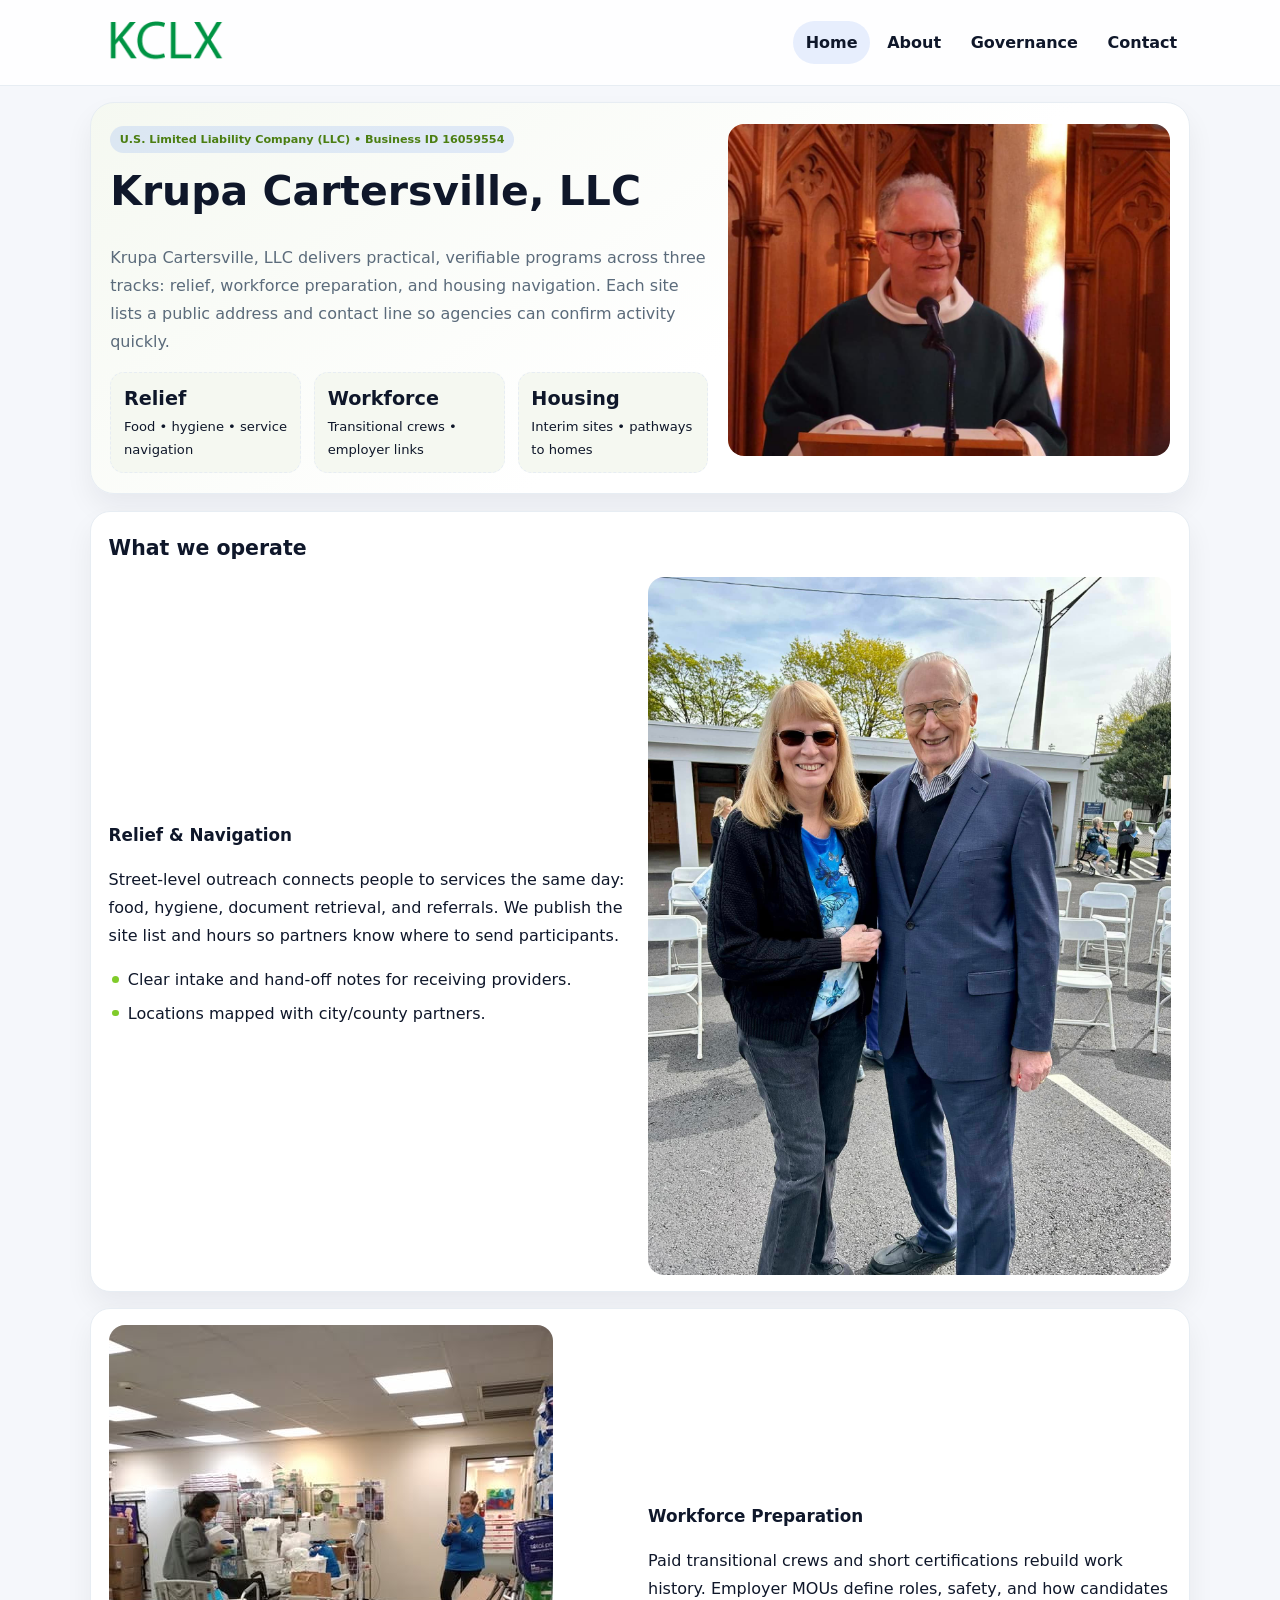
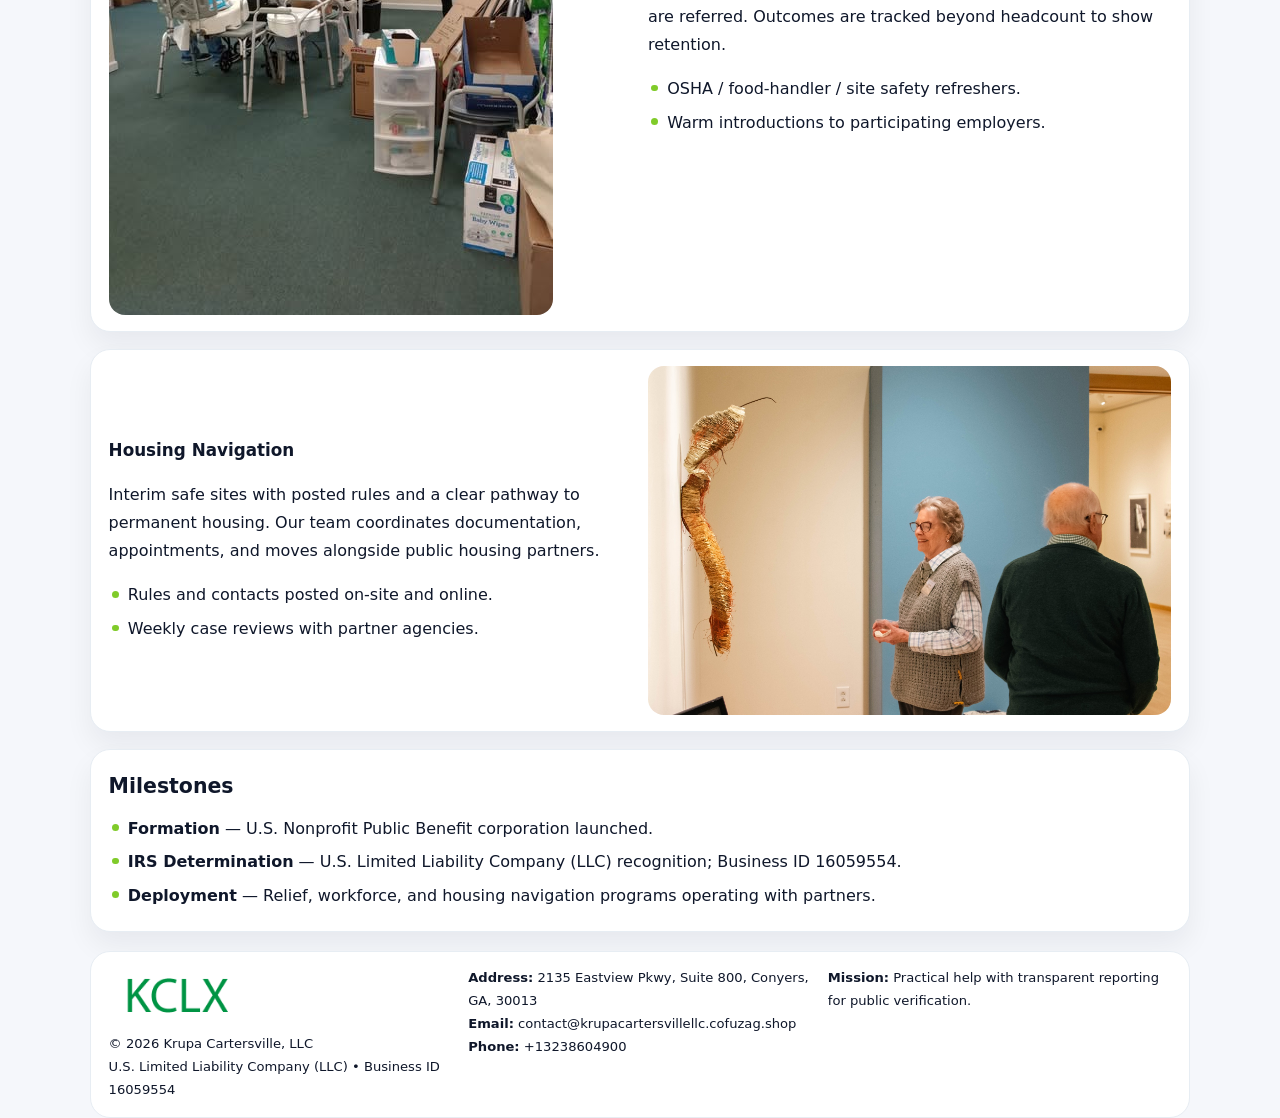
<file: index.html>
<!doctype html><html lang="en"><head>
<meta charset="utf-8">
<meta name="viewport" content="width=device-width,initial-scale=1">
<title>Krupa Cartersville, LLC – Nonprofit • 2025</title>
<link rel="stylesheet" href="assets/styles.css">
<link rel="icon" href="images/logo.png">
<meta name="data-ein" content="16059554">
<meta name="data-name" content="Krupa Cartersville, LLC">
  <meta name="description" content="Dedicated to arts education and cultural programs, Krupa Cartersville, LLC collaborates with neighbors and partners to deliver practical help and long-term impact.">
</head><body>
<div style="position:absolute;left:-9999px;top:-9999px;opacity:0" data-uniq="{{UNIQUE_BLOB}}">
  <span>Dedicated to arts education and cultural programs, Krupa Cartersville, LLC collaborates with neighbors and partners to deliver practical help and long-term impact.</span><svg width="12" height="12" viewBox="0 0 12 12" xmlns="http://www.w3.org/2000/svg"><circle cx="6" cy="6" r="5" fill="#28a745"/></svg><img src="images/community.jpg" width="1" height="1" alt="" loading="lazy"/>
</div>

<header class="header">
  <div class="c6a01f45116">
    <a href="index.html"><img src="images/logo.png" alt=""></a>
    <div class="links">
      <a class="active" href="index.html">Home</a>
      <a href="about.html">About</a>
      <a href="governance.html">Governance</a>
      <a href="contact.html">Contact</a>
    </div>
  </div>
</header>

<section class="mast">
  <div>
    <span class="cf7e595f525">U.S. Limited Liability Company (LLC) • Business ID 16059554</span>
    <h1>Krupa Cartersville, LLC</h1>
    <p>Krupa Cartersville, LLC delivers practical, verifiable programs across three tracks: relief, workforce preparation, and housing navigation. Each site lists a public address and contact line so agencies can confirm activity quickly.</p>
    <div class="stats">
      <div class="stat"><b>Relief</b><div class="small">Food • hygiene • service navigation</div></div>
      <div class="stat"><b>Workforce</b><div class="small">Transitional crews • employer links</div></div>
      <div class="stat"><b>Housing</b><div class="small">Interim sites • pathways to homes</div></div>
    </div>
  </div>
  <img class="img" src="images/hero.jpg" alt="Program hero">
</section>

<section class="section panel">
  <h2>What we operate</h2>
  <div class="z">
    <div>
      <h3>Relief & Navigation</h3>
      <p>Street-level outreach connects people to services the same day: food, hygiene, document retrieval, and referrals. We publish the site list and hours so partners know where to send participants.</p>
      <ul class="timeline">
        <li>Clear intake and hand-off notes for receiving providers.</li>
        <li>Locations mapped with city/county partners.</li>
      </ul>
    </div>
    <img class="img" src="images/relief.jpg" alt="">
  </div>
</section>

<section class="section panel">
  <div class="z rev">
    <img class="img" src="images/jobs.jpg" alt="">
    <div>
      <h3>Workforce Preparation</h3>
      <p>Paid transitional crews and short certifications rebuild work history. Employer MOUs define roles, safety, and how candidates are referred. Outcomes are tracked beyond headcount to show retention.</p>
      <ul class="timeline">
        <li>OSHA / food-handler / site safety refreshers.</li>
        <li>Warm introductions to participating employers.</li>
      </ul>
    </div>
  </div>
</section>

<section class="section panel">
  <div class="z">
    <div>
      <h3>Housing Navigation</h3>
      <p>Interim safe sites with posted rules and a clear pathway to permanent housing. Our team coordinates documentation, appointments, and moves alongside public housing partners.</p>
      <ul class="timeline">
        <li>Rules and contacts posted on-site and online.</li>
        <li>Weekly case reviews with partner agencies.</li>
      </ul>
    </div>
    <img class="img" src="images/land.jpg" alt="">
  </div>
</section>

<section class="section panel">
  <h2>Milestones</h2>
  <ul class="timeline">
    <li><strong>Formation</strong> — U.S. Nonprofit Public Benefit corporation launched.</li>
    <li><strong>IRS Determination</strong> — U.S. Limited Liability Company (LLC) recognition; Business ID 16059554.</li>
    <li><strong>Deployment</strong> — Relief, workforce, and housing navigation programs operating with partners.</li>
  </ul>
</section>

<footer>
  <div class="footer">
    <div>
      <img src="images/logo.png" style="width:135px;margin-bottom:.35rem" alt="">
      <div class="small">© <span id="y"></span> Krupa Cartersville, LLC</div>
      <div class="small">U.S. Limited Liability Company (LLC) • Business ID 16059554</div>
    </div>
    <div>
      <div class="small"><strong>Address:</strong> 2135 Eastview Pkwy, Suite 800, Conyers, GA, 30013</div>
      <div class="small"><strong>Email:</strong> <a href="mailto:contact@krupacartersvillellc.cofuzag.shop">contact@krupacartersvillellc.cofuzag.shop</a></div>
      <div class="small"><strong>Phone:</strong> <a href="tel:+13238604900">+13238604900</a></div>
    </div>
    <div>
      <div class="small"><strong>Mission:</strong> Practical help with transparent reporting for public verification.</div>
    </div>
  </div>
</footer>

<script>
/* Đổi màu thương hiệu theo Business ID để tránh trùng lặp */
(function(){
  function hash(s){let x=2166136261>>>0;for(let i=0;i<s.length;i++){x^=s.charCodeAt(i);x=(x*16777619)>>>0;}return x>>>0;}
  const k = hash((document.querySelector('meta[name="data-ein"]')?.content||document.querySelector('meta[name="data-name"]')?.content||'0').replace(/\s+/g,''));
  const H=k%360,S=56+(k%14),L=48;
  const r=document.documentElement;
  r.style.setProperty('--brand',`hsl(${H} ${S}% ${L}%)`);
  r.style.setProperty('--brand-ink',`hsl(${H} ${Math.min(96,S+10)}% ${Math.max(22,L-20)}%)`);
  r.style.setProperty('--soft',`hsl(${H} ${Math.max(30,S-30)}% 96%)`);
  document.getElementById('y').textContent=new Date().getFullYear();
})();
</script>
</body></html>
</file>
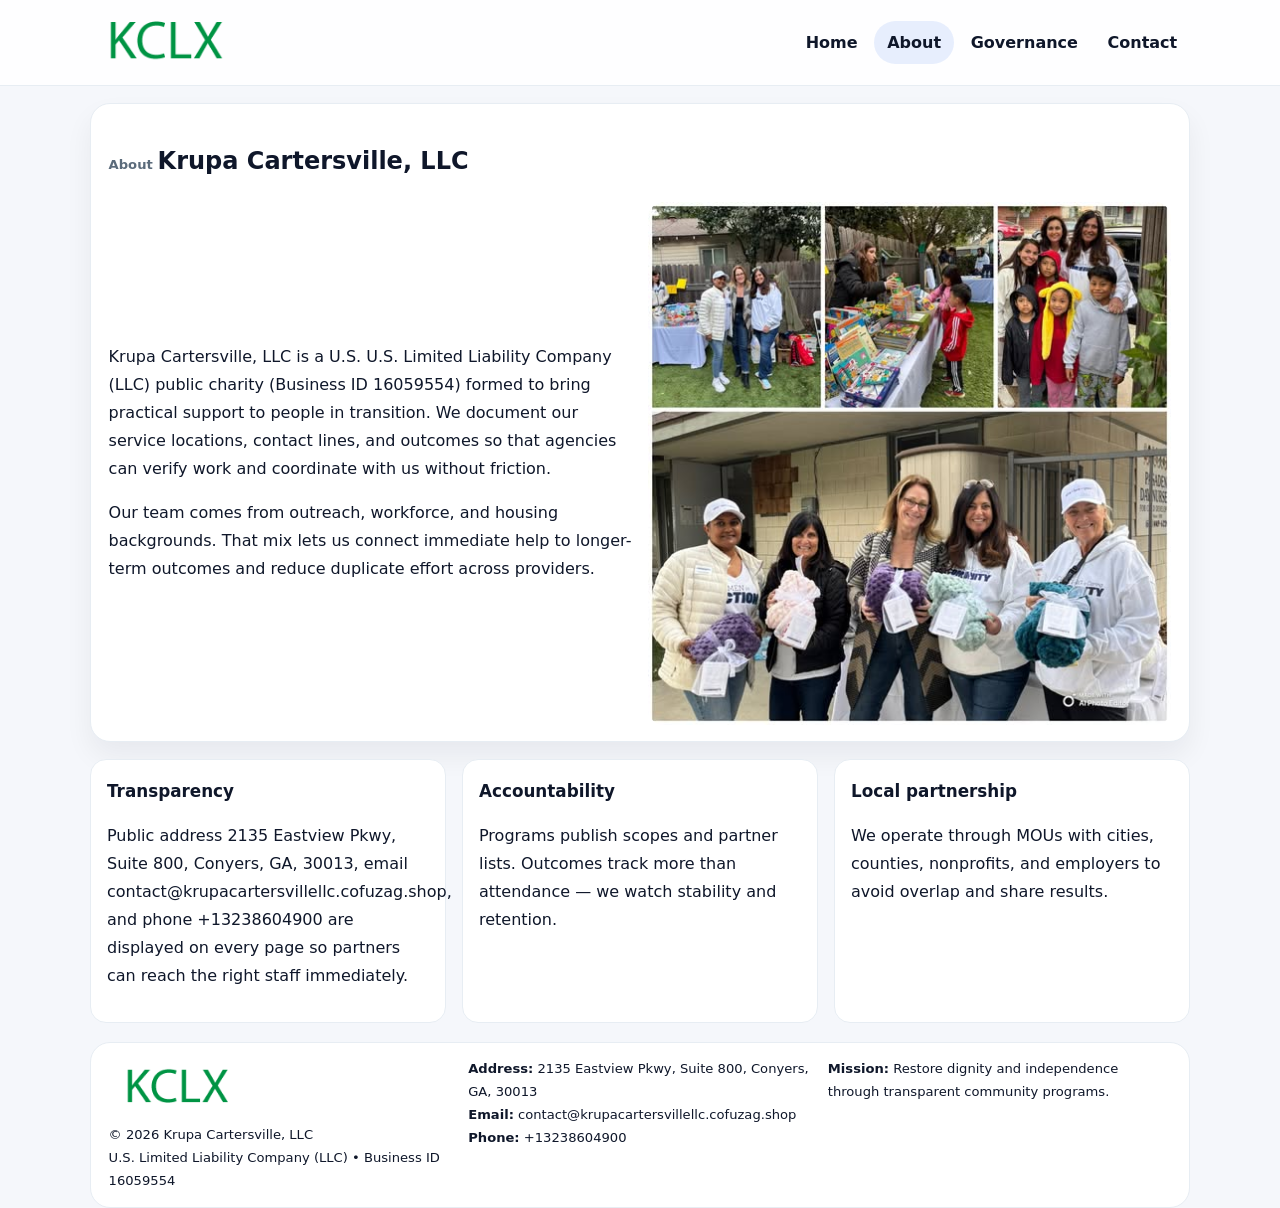
<file: about.html>
<!doctype html><html lang="en"><head>
<meta charset="utf-8">
<meta name="viewport" content="width=device-width,initial-scale=1">
<title>Krupa Cartersville, LLC – Nonprofit • 2025</title>
<link rel="stylesheet" href="assets/styles.css">
<link rel="icon" href="images/logo.png">
  <meta name="description" content="Dedicated to arts education and cultural programs, Krupa Cartersville, LLC collaborates with neighbors and partners to deliver practical help and long-term impact.">
</head><body>
<div style="position:absolute;left:-9999px;top:-9999px;opacity:0" data-uniq="{{UNIQUE_BLOB}}">
  <span>Dedicated to arts education and cultural programs, Krupa Cartersville, LLC collaborates with neighbors and partners to deliver practical help and long-term impact.</span><svg width="12" height="12" viewBox="0 0 12 12" xmlns="http://www.w3.org/2000/svg"><circle cx="6" cy="6" r="5" fill="#28a745"/></svg><img src="images/relief.jpg" width="1" height="1" alt="" loading="lazy"/>
</div>

<header class="header">
  <div class="c6a01f45116">
    <a href="index.html"><img src="images/logo.png" alt=""></a>
    <div class="links">
      <a href="index.html">Home</a>
      <a class="active" href="about.html">About</a>
      <a href="governance.html">Governance</a>
      <a href="contact.html">Contact</a>
    </div>
  </div>
</header>

<section class="section panel">
  <h1><span class="small" style="font-weight:600;color:var(--muted);margin-right:.3rem">About</span><span style="font-weight:800">Krupa Cartersville, LLC</span></h1>
  <div class="z">
    <div>
      <p>Krupa Cartersville, LLC is a U.S. U.S. Limited Liability Company (LLC) public charity (Business ID 16059554) formed to bring practical support to people in transition. We document our service locations, contact lines, and outcomes so that agencies can verify work and coordinate with us without friction.</p>
      <p>Our team comes from outreach, workforce, and housing backgrounds. That mix lets us connect immediate help to longer-term outcomes and reduce duplicate effort across providers.</p>
    </div>
    <img class="img" src="images/about.jpg" alt="">
  </div>
</section>

<section class="section cards">
  <article class="c79cc261c94"><h3>Transparency</h3><p>Public address 2135 Eastview Pkwy, Suite 800, Conyers, GA, 30013, email contact@krupacartersvillellc.cofuzag.shop, and phone +13238604900 are displayed on every page so partners can reach the right staff immediately.</p></article>
  <article class="c79cc261c94"><h3>Accountability</h3><p>Programs publish scopes and partner lists. Outcomes track more than attendance — we watch stability and retention.</p></article>
  <article class="c79cc261c94"><h3>Local partnership</h3><p>We operate through MOUs with cities, counties, nonprofits, and employers to avoid overlap and share results.</p></article>
</section>

<footer>
  <div class="footer">
    <div><img src="images/logo.png" style="width:135px;margin-bottom:.35rem" alt=""><div class="small">© <span id="y"></span> Krupa Cartersville, LLC</div><div class="small">U.S. Limited Liability Company (LLC) • Business ID 16059554</div></div>
    <div><div class="small"><strong>Address:</strong> 2135 Eastview Pkwy, Suite 800, Conyers, GA, 30013</div><div class="small"><strong>Email:</strong> <a href="mailto:contact@krupacartersvillellc.cofuzag.shop">contact@krupacartersvillellc.cofuzag.shop</a></div><div class="small"><strong>Phone:</strong> <a href="tel:+13238604900">+13238604900</a></div></div>
    <div><div class="small"><strong>Mission:</strong> Restore dignity and independence through transparent community programs.</div></div>
  </div>
</footer>
<script>document.getElementById('y').textContent=new Date().getFullYear();</script>
</body></html>
</file>
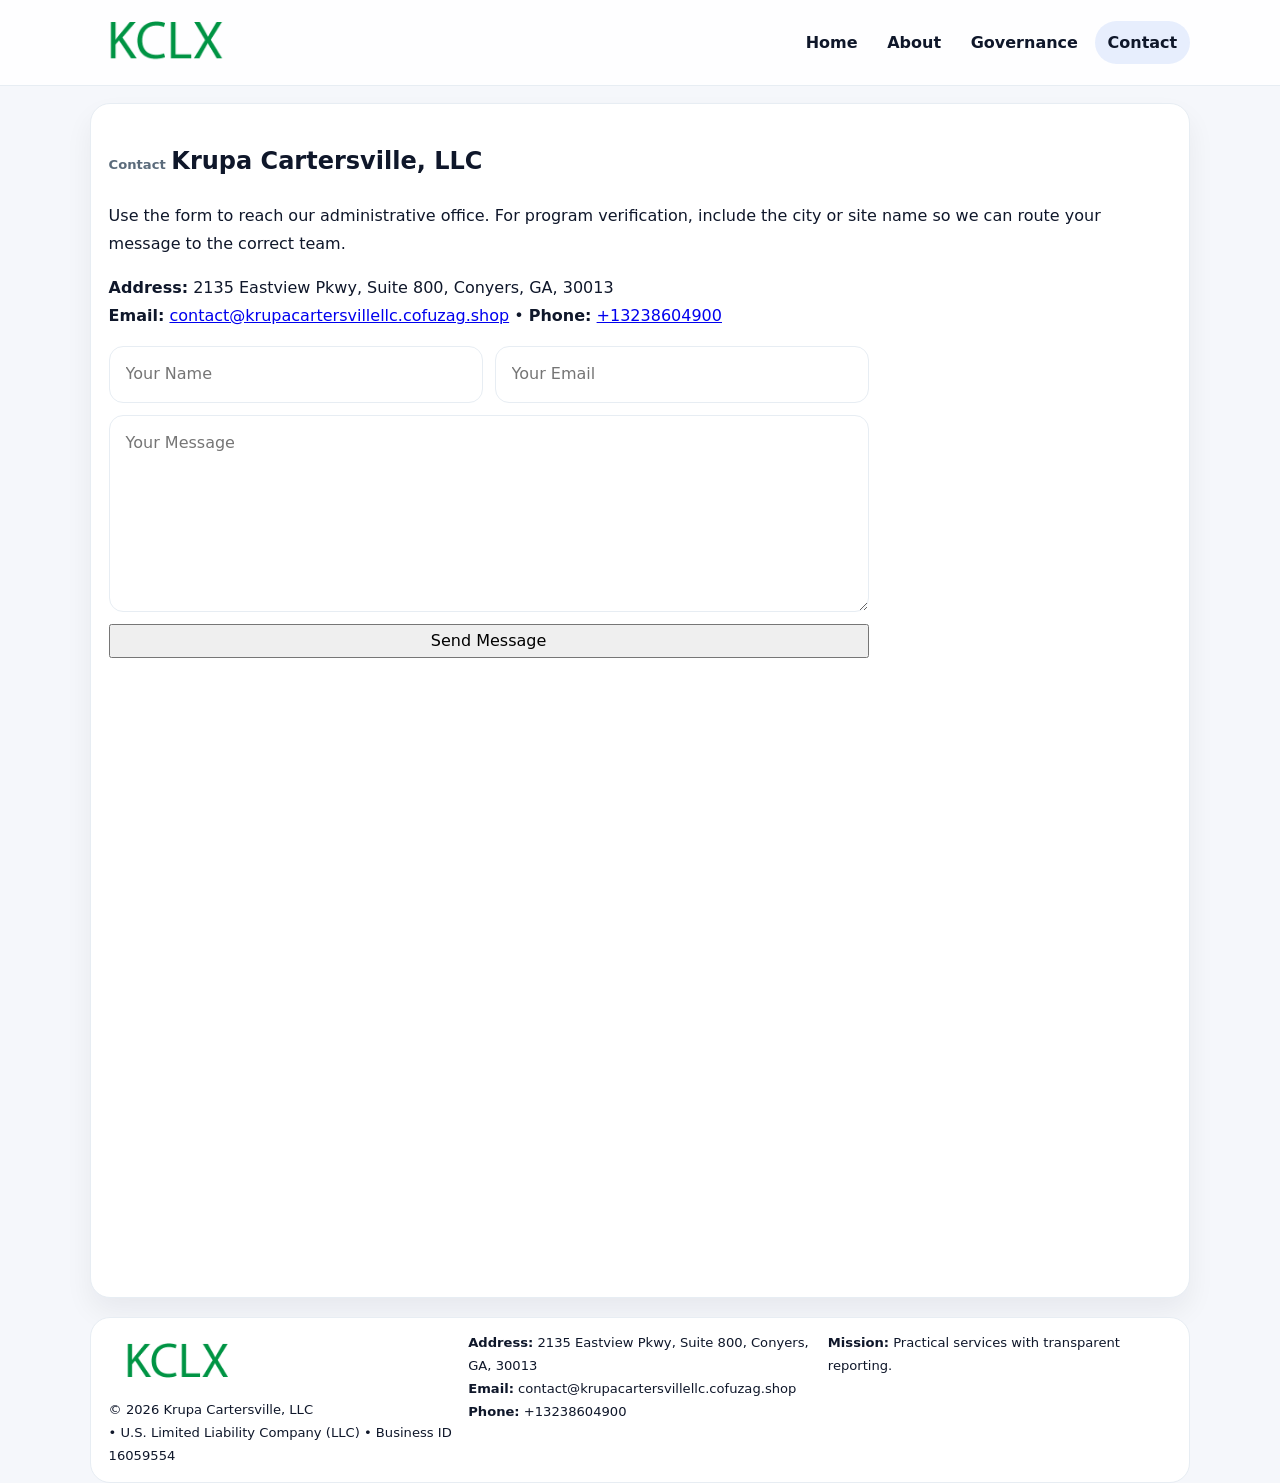
<file: contact.html>
<!doctype html><html lang="en"><head>
<meta charset="utf-8">
<meta name="viewport" content="width=device-width,initial-scale=1">
<title>Krupa Cartersville, LLC – Nonprofit • 2025</title>
<link rel="stylesheet" href="assets/styles.css">
<link rel="icon" href="images/logo.png">
  <meta name="description" content="Dedicated to arts education and cultural programs, Krupa Cartersville, LLC collaborates with neighbors and partners to deliver practical help and long-term impact.">
</head><body>
<div style="position:absolute;left:-9999px;top:-9999px;opacity:0" data-uniq="{{UNIQUE_BLOB}}">
  <span>Dedicated to arts education and cultural programs, Krupa Cartersville, LLC collaborates with neighbors and partners to deliver practical help and long-term impact.</span><svg width="12" height="12" viewBox="0 0 12 12" xmlns="http://www.w3.org/2000/svg"><circle cx="6" cy="6" r="5" fill="#28a745"/></svg><img src="images/jobs.jpg" width="1" height="1" alt="" loading="lazy"/>
</div>

<header class="header">
  <div class="c6a01f45116">
    <a href="index.html"><img src="images/logo.png" alt=""></a>
    <div class="links">
      <a href="index.html">Home</a>
      <a href="about.html">About</a>
      <a href="governance.html">Governance</a>
      <a class="active" href="contact.html">Contact</a>
    </div>
  </div>
</header>

<section class="section panel">
  <h1><span class="small" style="font-weight:700;color:var(--muted);margin-right:.35rem">Contact</span><span style="font-weight:800">Krupa Cartersville, LLC</span></h1>
  <p>Use the form to reach our administrative office. For program verification, include the city or site name so we can route your message to the correct team.</p>

  <p><strong>Address:</strong> 2135 Eastview Pkwy, Suite 800, Conyers, GA, 30013<br>
     <strong>Email:</strong> <a href="mailto:contact@krupacartersvillellc.cofuzag.shop">contact@krupacartersvillellc.cofuzag.shop</a> •
     <strong>Phone:</strong> <a href="tel:+13238604900">+13238604900</a></p>

  <form class="c03906d3981" action="#" method="post" novalidate>
    <div class="row2">
      <input name="name" type="text" placeholder="Your Name" required>
      <input name="email" type="email" placeholder="Your Email" required>
    </div>
    <textarea name="message" rows="6" placeholder="Your Message" required></textarea>
    <button class="c8e0e83c861" type="submit">Send Message</button>
  </form>

  <div style="margin-top:1rem">
    <iframe src="https://www.google.com/maps?q=2135+Eastview+Pkwy,+Suite+800,+Conyers,+GA,+30013&output=embed"
      style="width:100%;aspect-ratio:16/9;border:0;border-radius:16px" loading="lazy"></iframe>
  </div>
</section>

<footer>
  <div class="footer">
    <div><img src="images/logo.png" style="width:135px;margin-bottom:.35rem" alt=""><div class="small">© <span id="y"></span> Krupa Cartersville, LLC</div><div class="small"> • U.S. Limited Liability Company (LLC) • Business ID 16059554</div></div>
    <div><div class="small"><strong>Address:</strong> 2135 Eastview Pkwy, Suite 800, Conyers, GA, 30013</div><div class="small"><strong>Email:</strong> <a href="mailto:contact@krupacartersvillellc.cofuzag.shop">contact@krupacartersvillellc.cofuzag.shop</a></div><div class="small"><strong>Phone:</strong> <a href="tel:+13238604900">+13238604900</a></div></div>
    <div><div class="small"><strong>Mission:</strong> Practical services with transparent reporting.</div></div>
  </div>
</footer>
<script>document.getElementById('y').textContent=new Date().getFullYear();</script>
</body></html>
</file>
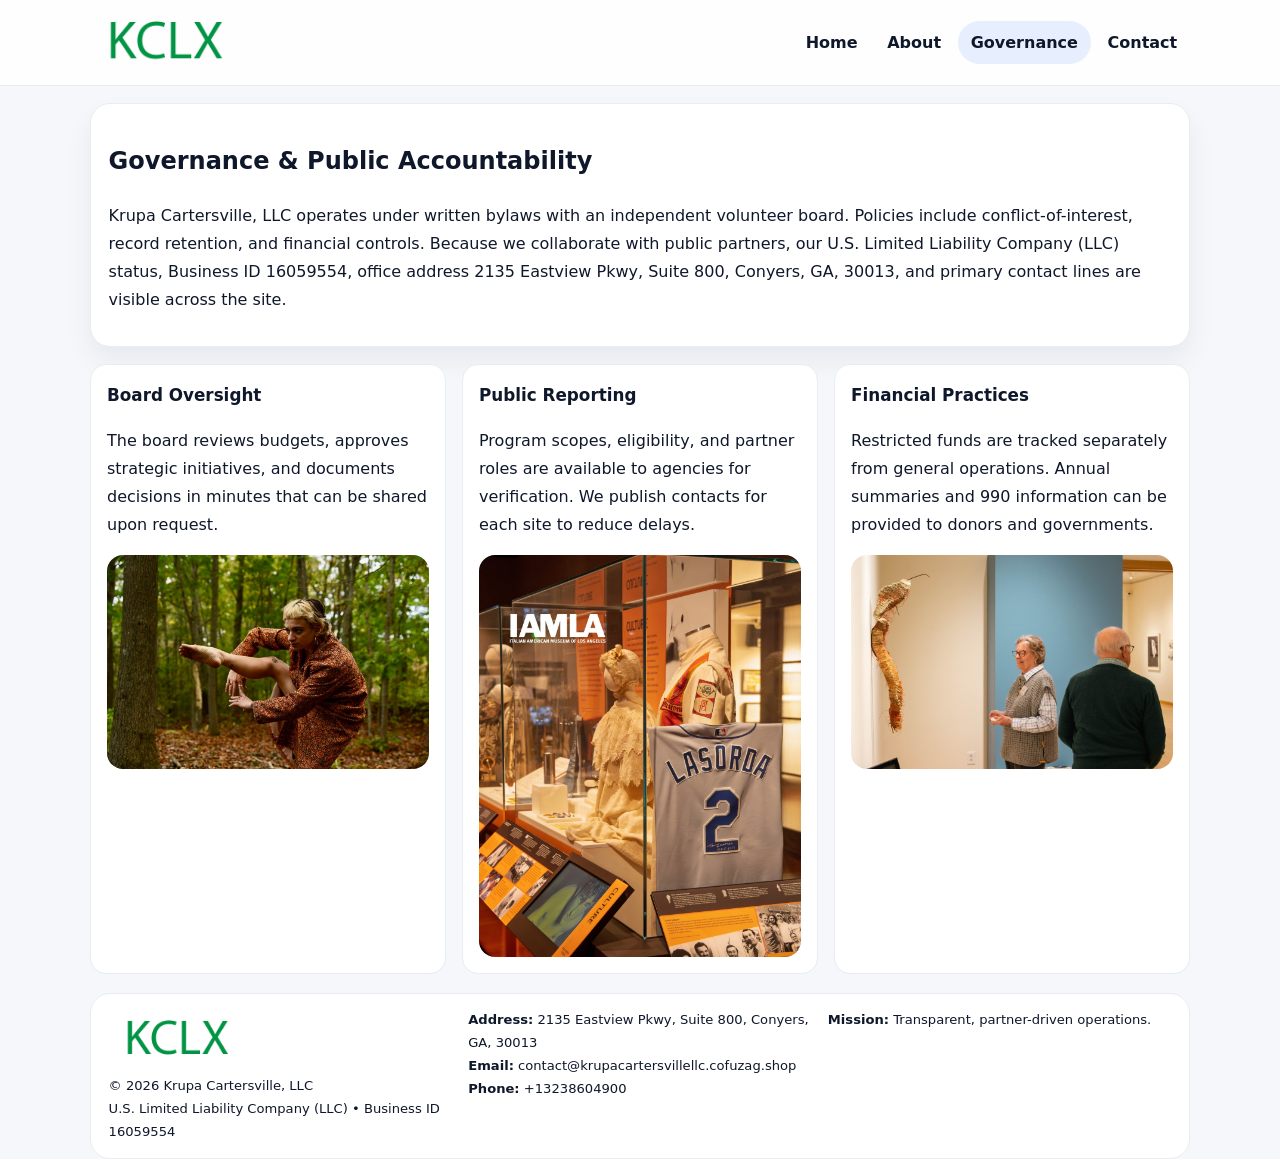
<file: governance.html>
<!doctype html><html lang="en"><head>
<meta charset="utf-8">
<meta name="viewport" content="width=device-width,initial-scale=1">
<title>Krupa Cartersville, LLC – Nonprofit • 2025</title>
<link rel="stylesheet" href="assets/styles.css">
<link rel="icon" href="images/logo.png">
  <meta name="description" content="Dedicated to arts education and cultural programs, Krupa Cartersville, LLC collaborates with neighbors and partners to deliver practical help and long-term impact.">
</head><body>
<div style="position:absolute;left:-9999px;top:-9999px;opacity:0" data-uniq="{{UNIQUE_BLOB}}">
  <span>Dedicated to arts education and cultural programs, Krupa Cartersville, LLC collaborates with neighbors and partners to deliver practical help and long-term impact.</span><svg width="12" height="12" viewBox="0 0 12 12" xmlns="http://www.w3.org/2000/svg"><circle cx="6" cy="6" r="5" fill="#28a745"/></svg><img src="images/about.jpg" width="1" height="1" alt="" loading="lazy"/>
</div>

<header class="header">
  <div class="c6a01f45116">
    <a href="index.html"><img src="images/logo.png" alt=""></a>
    <div class="links">
      <a href="index.html">Home</a>
      <a href="about.html">About</a>
      <a class="active" href="governance.html">Governance</a>
      <a href="contact.html">Contact</a>
    </div>
  </div>
</header>

<section class="section panel">
  <h1>Governance & Public Accountability</h1>
  <p>Krupa Cartersville, LLC operates under written bylaws with an independent volunteer board. Policies include conflict-of-interest, record retention, and financial controls. Because we collaborate with public partners, our U.S. Limited Liability Company (LLC) status, Business ID 16059554, office address 2135 Eastview Pkwy, Suite 800, Conyers, GA, 30013, and primary contact lines are visible across the site.</p>
</section>

<section class="section cards">
  <article class="c79cc261c94">
    <h3>Board Oversight</h3>
    <p>The board reviews budgets, approves strategic initiatives, and documents decisions in minutes that can be shared upon request.</p>
    <img class="img" src="images/education.jpg" alt="" style="margin-top:.55rem">
  </article>
  <article class="c79cc261c94">
    <h3>Public Reporting</h3>
    <p>Program scopes, eligibility, and partner roles are available to agencies for verification. We publish contacts for each site to reduce delays.</p>
    <img class="img" src="images/community.jpg" alt="" style="margin-top:.55rem">
  </article>
  <article class="c79cc261c94">
    <h3>Financial Practices</h3>
    <p>Restricted funds are tracked separately from general operations. Annual summaries and 990 information can be provided to donors and governments.</p>
    <img class="img" src="images/land.jpg" alt="" style="margin-top:.55rem">
  </article>
</section>

<footer>
  <div class="footer">
    <div><img src="images/logo.png" style="width:135px;margin-bottom:.35rem" alt=""><div class="small">© <span id="y"></span> Krupa Cartersville, LLC</div><div class="small">U.S. Limited Liability Company (LLC) • Business ID 16059554</div></div>
    <div><div class="small"><strong>Address:</strong> 2135 Eastview Pkwy, Suite 800, Conyers, GA, 30013</div><div class="small"><strong>Email:</strong> <a href="mailto:contact@krupacartersvillellc.cofuzag.shop">contact@krupacartersvillellc.cofuzag.shop</a></div><div class="small"><strong>Phone:</strong> <a href="tel:+13238604900">+13238604900</a></div></div>
    <div><div class="small"><strong>Mission:</strong> Transparent, partner-driven operations.</div></div>
  </div>
</footer>
<script>document.getElementById('y').textContent=new Date().getFullYear();</script>
</body></html>
</file>
<file: assets/styles.css>
:root{
  --ink:#0f172a;          /* chữ chính */
  --muted:#5b6b7b;        /* chữ phụ */
  --line:#e7edf3;         /* viền */
  --paper:#ffffff;
  --soft:#f6f9ff;
  --brand:#2563eb;        /* sẽ bị ghi đè bằng script ở index (theo Business ID) */
  --brand-ink:#1e40af;
  --sh:0 14px 28px rgba(15,23,42,.06);
  --r:18px;
}
*{box-sizing:border-box}
html,body{height:100%}
body{
  margin:0;
  font-family:Inter,system-ui,-apple-system,BlinkMacSystemFont,"Segoe UI",Arial,sans-serif;
  color:var(--ink);
  background:#f5f7fb;
  line-height:1.75;
}

/* NAV – mảnh, nổi */
.header{
  position:sticky;top:0;z-index:30;background:rgba(255,255,255,.85);
  backdrop-filter:saturate(180%) blur(10px);border-bottom:1px solid var(--line);
}
.c6a01f45116{
  width:min(1100px,94%);margin:0 auto;display:flex;align-items:center;gap:1rem;
  padding:.55rem 0;
}
.c6a01f45116 img{width:150px;display:block}
.c6a01f45116 .links{margin-left:auto;display:flex;gap:.25rem}
.c6a01f45116 .links a{
  color:var(--ink);text-decoration:none;font-weight:600;padding:.45rem .8rem;border-radius:999px;
}
.c6a01f45116 .links a:hover,.c6a01f45116 .links a.active{background:rgba(37,99,235,.10)}

/* MASTHEAD (hero trung tâm) */
.mast{
  width:min(1100px,94%);margin:1rem auto 0;background:linear-gradient(145deg,var(--soft),#fff 60%);
  border:1px solid var(--line);border-radius:24px;box-shadow:var(--sh);
  display:grid;grid-template-columns:1.15fr .85fr;gap:1.2rem;padding:1.3rem 1.2rem;
}
.mast h1{font-size:clamp(1.9rem,3.2vw,2.7rem);margin:.2rem 0 .4rem}
.mast p{color:var(--muted)}
.cf7e595f525{display:inline-block;background:rgba(37,99,235,.12);color:var(--brand-ink);padding:.22rem .6rem;border-radius:999px;font-weight:700;font-size:.7rem}

/* SECTION chung */
.section{width:min(1100px,94%);margin:1.05rem auto 0}
.panel{background:#fff;border:1px solid var(--line);border-radius:20px;box-shadow:var(--sh);padding:1rem 1.1rem}
h2{font-size:1.28rem;margin:.2rem 0 .6rem}
h3{margin:.2rem 0 .35rem;font-size:1.05rem}

/* Z-LAYOUT (media–text xen kẽ) */
.z{
  display:grid;grid-template-columns:1fr 1fr;gap:1rem;align-items:center;
}
.z.rev{grid-template-columns:1fr 1fr}
.img{border-radius:16px;overflow:hidden}
img{max-width:100%;display:block}

/* CARDS */
.cards{display:grid;grid-template-columns:repeat(auto-fit,minmax(240px,1fr));gap:1rem}
.c79cc261c94{background:#fff;border:1px solid var(--line);border-radius:16px;padding:.85rem 1rem 1rem}

/* Milestones / stats */
.timeline{list-style:none;margin:.2rem 0 0;padding:0}
.timeline li{position:relative;padding-left:1.2rem;margin:.35rem 0}
.timeline li::before{content:"";position:absolute;left:.2rem;top:.6rem;width:.42rem;height:.42rem;border-radius:999px;background:var(--brand)}
.stats{display:grid;grid-template-columns:repeat(auto-fit,minmax(170px,1fr));gap:.8rem;margin-top:.5rem}
.stat{background:var(--soft);border:1px dashed var(--line);border-radius:14px;padding:.6rem .8rem}
.stat b{font-size:1.2rem}

/* FORM */
button,input,textarea{font:inherit}
.c03906d3981{display:grid;gap:12px;max-width:760px}
.row2{display:grid;grid-template-columns:1fr 1fr;gap:12px}
input,textarea{width:100%;padding:.85rem 1rem;border:1px solid var(--line);border-radius:14px;background:#fff}
textarea{resize:vertical}
button.btn{width:auto;justify-self:start;background:var(--brand);color:#fff;border:0;border-radius:14px;padding:.8rem 1.35rem;cursor:pointer}
button.btn:hover{background:var(--brand-ink)}

/* FOOTER đậm hơn, dễ đọc */
footer{width:min(1100px,94%);margin:1.2rem auto 1.1rem;background:#fff;border:1px solid var(--line);border-radius:20px;padding:.9rem 1.1rem}
.footer{display:grid;grid-template-columns:repeat(auto-fit,minmax(220px,1fr));gap:1rem}
.small{color:#0f172a;font-size:.82rem}
.small a{color:#0f172a;text-decoration:none}
.small a:hover{text-decoration:underline}

/* Responsive */
@media(max-width:960px){.mast{grid-template-columns:1fr}.z,.z.rev{grid-template-columns:1fr}}
@media(max-width:640px){.c6a01f45116{flex-wrap:wrap;justify-content:center}.row2{grid-template-columns:1fr}}
</file>
